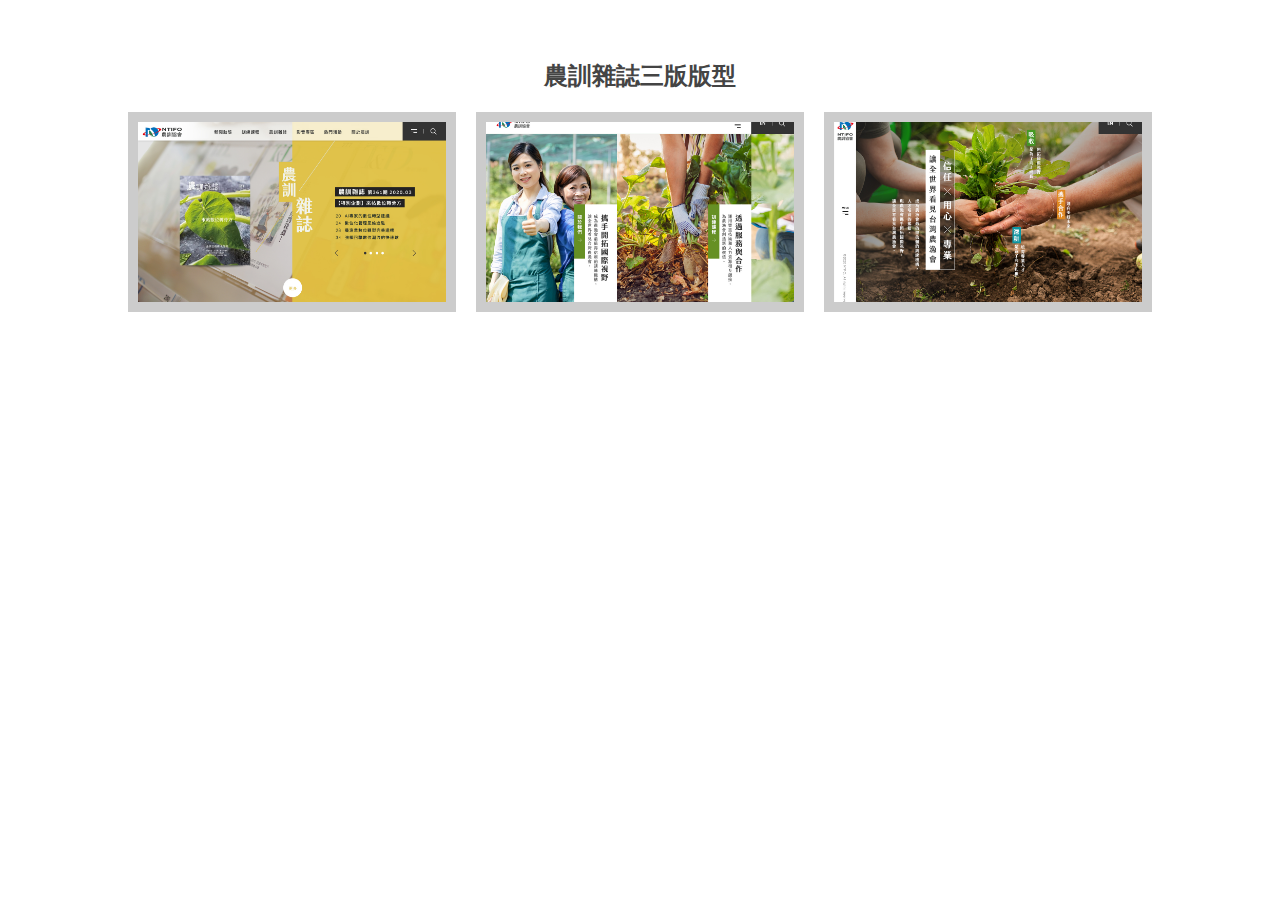
<file: index.html>
<!DOCTYPE html>
<html>
<head>
	<meta charset="utf-8">
	<meta http-equiv="X-UA-Compatible" content="IE=edge">
	<title>農訊雜誌</title>
	<style>
		* {
			box-sizing: border-box;
		}
		html{
			scroll-behavior: smooth;
		}
		body {
			padding: 0;
			margin: 0;
		}
		.wrap{
			width: 80vw;
			height: 100vh;
			margin: 0 auto;
			padding: 40px 0;
		}
		ul{
			list-style: none;
			margin: 0;
			padding: 0;
			display: flex;
			justify-content: space-between;
		}
		li{
			float: left;
			width: 32%;
			overflow: hidden;
			padding: 10px;
			background-color: #ccc;
		}
		ul li a {
			height: 180px;
			display: block;
			overflow: hidden;
		}
		ul li a img{
			width: 100%;
			height: 180px;
			object-fit: cover;
			transition: all 1s;
			-webkit-transform: scale(1);
			-ms-transform: scale(1);
			-o-transform: scale(1);
			transform: scale(1);
		}
		ul li a:hover img{
			width: 100%;
			height: 180px;
			object-fit: cover;
			-webkit-transform: scale(1.1);
			-ms-transform: scale(1.1);
			-o-transform: scale(1.1);
		}
		h2{
			text-align: center;
			color: #444;
		}
	</style>
</head>
<body>
	<div class="wrap">
		<h2>農訓雜誌三版版型</h2>
		<ul>
			<li><a href="01.html" target="blank"><img src="images/01.jpg" alt=""></a></li>
			<li><a href="02.html" target="blank"><img src="images/02.jpg" alt=""></a></li>
			<li><a href="03.html" target="blank"><img src="images/03.jpg" alt=""></a></li>
		</ul>
	</div>
	<!-- JQ -->
	<script src="js/jquery-3.3.1.min.js"></script>
	<script>
	</script>
</body>
</html>
</file>
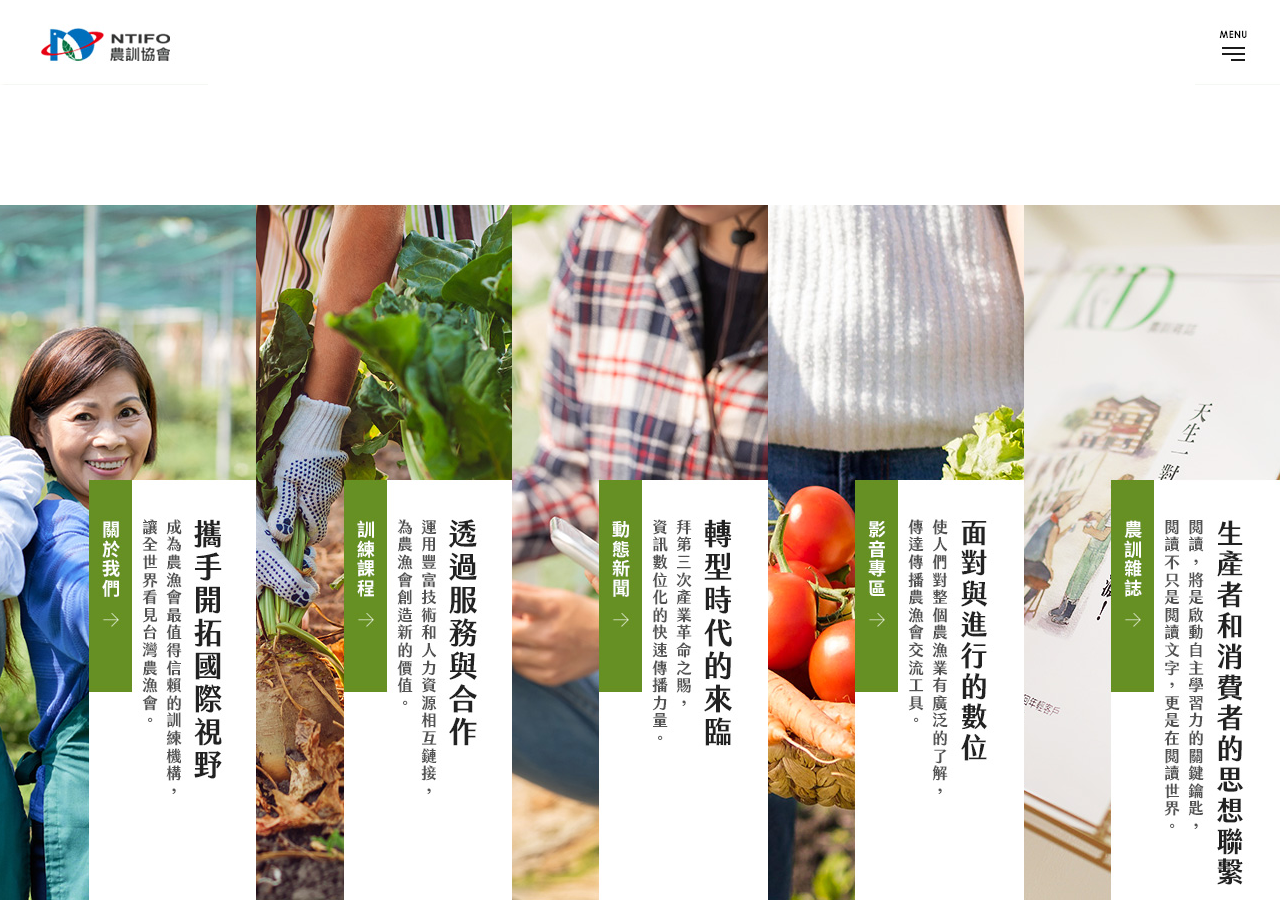
<file: 02.html>
<!DOCTYPE html>
<html>
<head>
	<meta charset="utf-8">
	<meta http-equiv="X-UA-Compatible" content="IE=edge">
	<title>農訊雜誌</title>
	<link rel="stylesheet" type="text/css" href="js/animate.css">
	<link rel="stylesheet" href="css/02.css">
</head>
<body>
	<div class="wrap">
		<div class="header"></div>
		<div class="flex_slide">
			<div class="pic pic1"></div>
			<div class="pic pic2"></div>
			<div class="pic pic3"></div>
			<div class="pic pic4"></div>
			<div class="pic pic5"></div>
			<!-- <div class="pic pic6"></div> -->
		</div>
	</div>	
	<!-- JQ -->
	<script src="js/jquery-3.3.1.min.js"></script>
	<script src="js/wow.min.js"></script>
	<script>
		wow = new WOW({
			animateClass: 'animated',
			offset: 100,
			callback: function(box) {
				console.log("WOW: animating <" + box.tagName.toLowerCase() + ">")
			}
		});
		wow.init();
	</script>
	<script>
		
	</script>
</body>
</html>
</file>
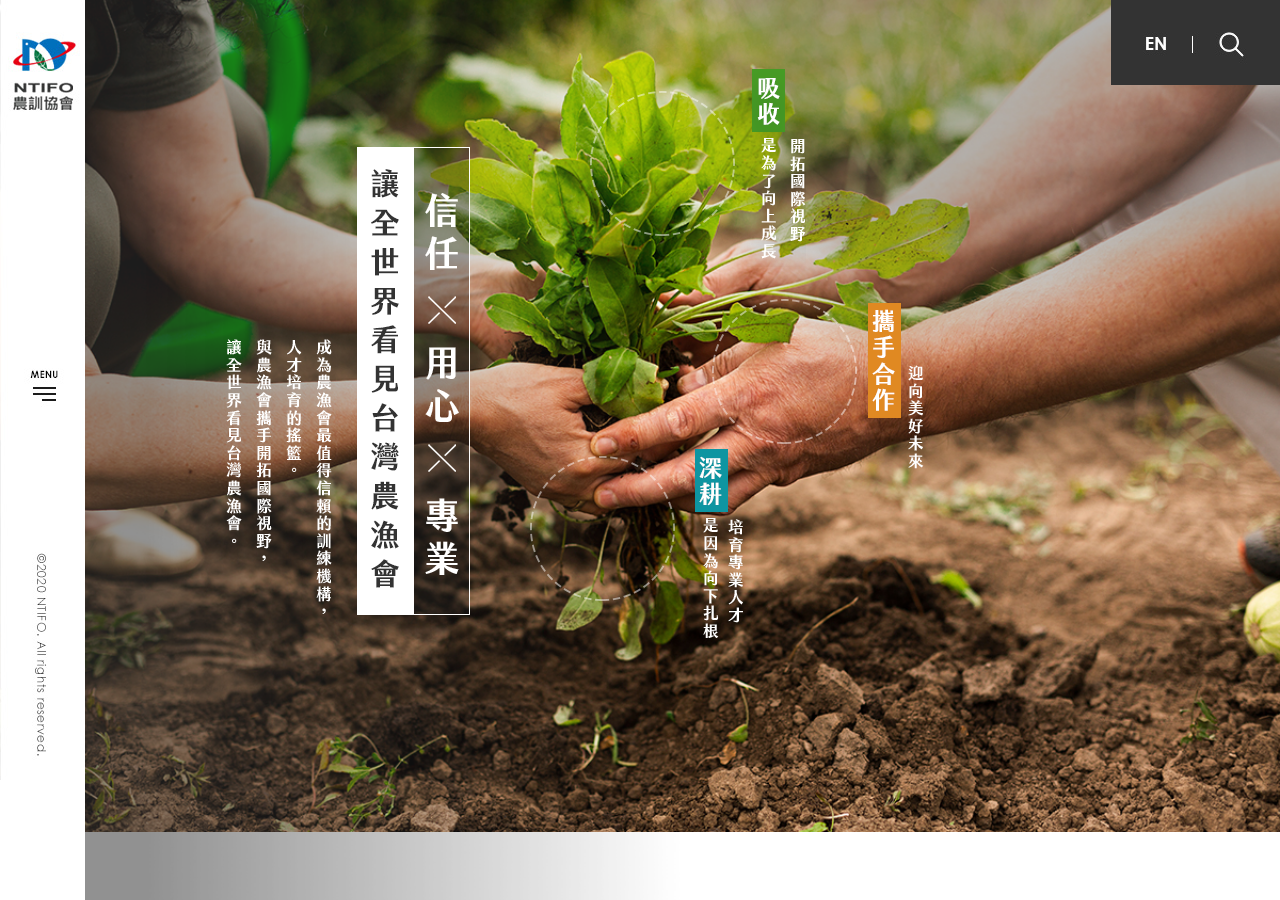
<file: 03.html>
<!DOCTYPE html>
<html>
<head>
	<meta charset="utf-8">
	<meta http-equiv="X-UA-Compatible" content="IE=edge">
	<title>農訊雜誌</title>
	<link rel="stylesheet" type="text/css" href="js/animate.css">
	<link rel="stylesheet" href="css/03.css">
</head>
<body>
	<div class="wrap">
		<div class="shadow"></div>
		<div class="bg"><img src="images/03/bg.jpg" alt=""></div>
		<div class="menu">
			<div class="menu1 wow slideInLeft"><span></span></div>
			<div class="menu2"></div>
		</div>
		<div class="search wow fadeIn"></div>
		<div class="txt1 wow fadeIn" data-wow-delay=".5s"><img src="images/03/txt1.png" alt=""></div>
		<div class="txt2 wow fadeIn" data-wow-delay="1s"><img src="images/03/txt2.png" alt=""></div>
		<div class="txt3 wow fadeIn" data-wow-delay="1.5s"><img src="images/03/txt3.png" alt=""></div>
		<div class="txt4 wow fadeIn" data-wow-delay="2s"><img src="images/03/txt4.png" alt=""></div>
	</div>	
	<!-- JQ -->
	<script src="js/jquery-3.3.1.min.js"></script>
	<script src="js/wow.min.js"></script>
	<script>
		wow = new WOW({
			animateClass: 'animated',
			offset: 100,
			callback: function(box) {
				console.log("WOW: animating <" + box.tagName.toLowerCase() + ">")
			}
		});
		wow.init();
	</script>
	<script>
		$(function(){
			$(".menu1 span").click(function(event) {
				$(".menu2").toggleClass('active');
				$(this).toggleClass('active');
			});
		});
	</script>
</body>
</html>
</file>
<file: css/02.css>
* {
	box-sizing: border-box;
}
html{
	scroll-behavior: smooth;
}
body {
	padding: 0;
	margin: 0;
}
.wrap{
	width: 100vw;
	height: 100vh;
	margin: 0;
	padding: 0;
}
.header{
	position: absolute;
	width: 100vw;
	height: 85px;
	background:#fff url(../images/02/logo.jpg) no-repeat 0 0;
	z-index: 10;
	left: 0;
	top: 0;
}
.header:before{
	content: "";
	position: absolute;
	width: 85px;
	height: 85px;
	display: block;
	background:url(../images/02/menu.jpg) no-repeat 0 0;
	z-index: 10;
	right: 0;
	top: 0;
}
.flex_slide{
	position: absolute;
	height: 100vh;
	width: 100%;
	display: -webkit-flex; /* Safari */
	display: flex;
	overflow: hidden;
	z-index: 9;
}
.flex_slide .pic{
	-webkit-flex: 1;  /* Safari 6.1+ */
	-ms-flex: 1;  /* IE 10 */    
	flex: 1;
	cursor: pointer;
	-webkit-transition: all 500ms ease;
	-moz-transition: all 500ms ease;
	-ms-transition: all 500ms ease;
	-o-transition: all 500ms ease;
	transition: all 500ms ease;
	height: 100vh;
	background-size: cover;
}
.flex_slide .pic:hover {
	-webkit-flex-grow: 2;
	flex-grow: 2;
}

.flex_slide .pic1{
	background: url(../images/02/pic01.jpg) no-repeat right bottom;
}
.flex_slide .pic2{
	background: url(../images/02/pic02.jpg) no-repeat right bottom;
}
.flex_slide .pic3{
	background: url(../images/02/pic03.jpg) no-repeat right bottom;
}
.flex_slide .pic4{
	background: url(../images/02/pic04.jpg) no-repeat right bottom;
}
.flex_slide .pic5{
	background: url(../images/02/pic05.jpg) no-repeat right bottom;
}
.flex_slide .pic6{
	background: url(../images/02/pic06.jpg) no-repeat right bottom;
}
</file>
<file: css/03.css>
* {
	box-sizing: border-box;
}
html{
	scroll-behavior: smooth;
}
body {
	padding: 0;
	margin: 0;
}
.wrap{
	width: 100vw;
	height: 100vh;
	margin: 0;
	padding: 0;
}
.wrap:hover{
}
.bg{
	position: absolute;
	width: 100vw;
	height: 100vh;
	z-index: 9;
}
.bg img{
	object-fit: cover;
	width: 100%;
	height: auto;
	-webkit-transform: scale(1);
	-ms-transform: scale(1);
	-o-transform: scale(1);
	transform: scale(1);
	transition: all 3s;
	position: relative;
	z-index: 9;
}
.bg:hover img{
	-webkit-transform: scale(1.1);
	-ms-transform: scale(1.1);
	-o-transform: scale(1.1);
	transform: scale(1.1);
}
.bg:before{
	content: "";
	position: absolute;
	width: 100vw;
	height: 100vh;
	display: block;
	z-index: 10;
	background: url(../images/03/shadow.png) no-repeat left top;
	background-size: cover;
}

.menu{
	position: absolute;
	left: 0;
	top: 0;
	height: 100vh;
	background:#fff ;
}
.menu1{
	width: 85px;
	height: 100vh;
	display: block;
	background:#fff url(../images/03/menu.jpg) no-repeat left top;
	position: absolute;
	left: 0;
	top: 0;
	z-index: 10;
}
.menu1 span{
	width: 86px;
	height: 86px;
	display: block;
	position: absolute;
	background:url(../images/03/button.jpg) no-repeat center top;
	left: 0;
	top: 350px;
	display: block;
	opacity: 0;
	transition: all 1s;
	z-index: 11;
}
.menu1 span.active{
	opacity: 1;
	transition: all 1s;
}
.menu2{
	width: 209px;
	height: 100vh;
	display: block;
	background:#fff url(../images/03/menu_hover.jpg) no-repeat right top;
	position: absolute;
	left: -209px;
	top: 0;
	transition: all 1s;
	z-index: 10;
}
.menu2.active{
	left: 85px;
	transition: all 1s;
}
.search{
	position: absolute;
	right: 0;
	top: 0;
	width: 169px;
	height: 85px;
	display: block;
	background:url(../images/03/search.jpg) no-repeat right top;
	z-index: 10;
}
.txt1,.txt2,.txt3,.txt4{
	position: absolute;
	display: block;
	z-index: 13;	
}
.txt1{
	width: 244px;height: 470px;
	left: 226px;
	top: 147px;
}
.txt2{
	width: 216px;height: 198px;
	left: 590px;top: 69px;
}
.txt3{
	width: 212px;height: 173px;
	left: 712px;
	top: 299px;
}
.txt4{
	width: 213px;height: 189px;
	left: 530px;top: 449px;
}
</file>
